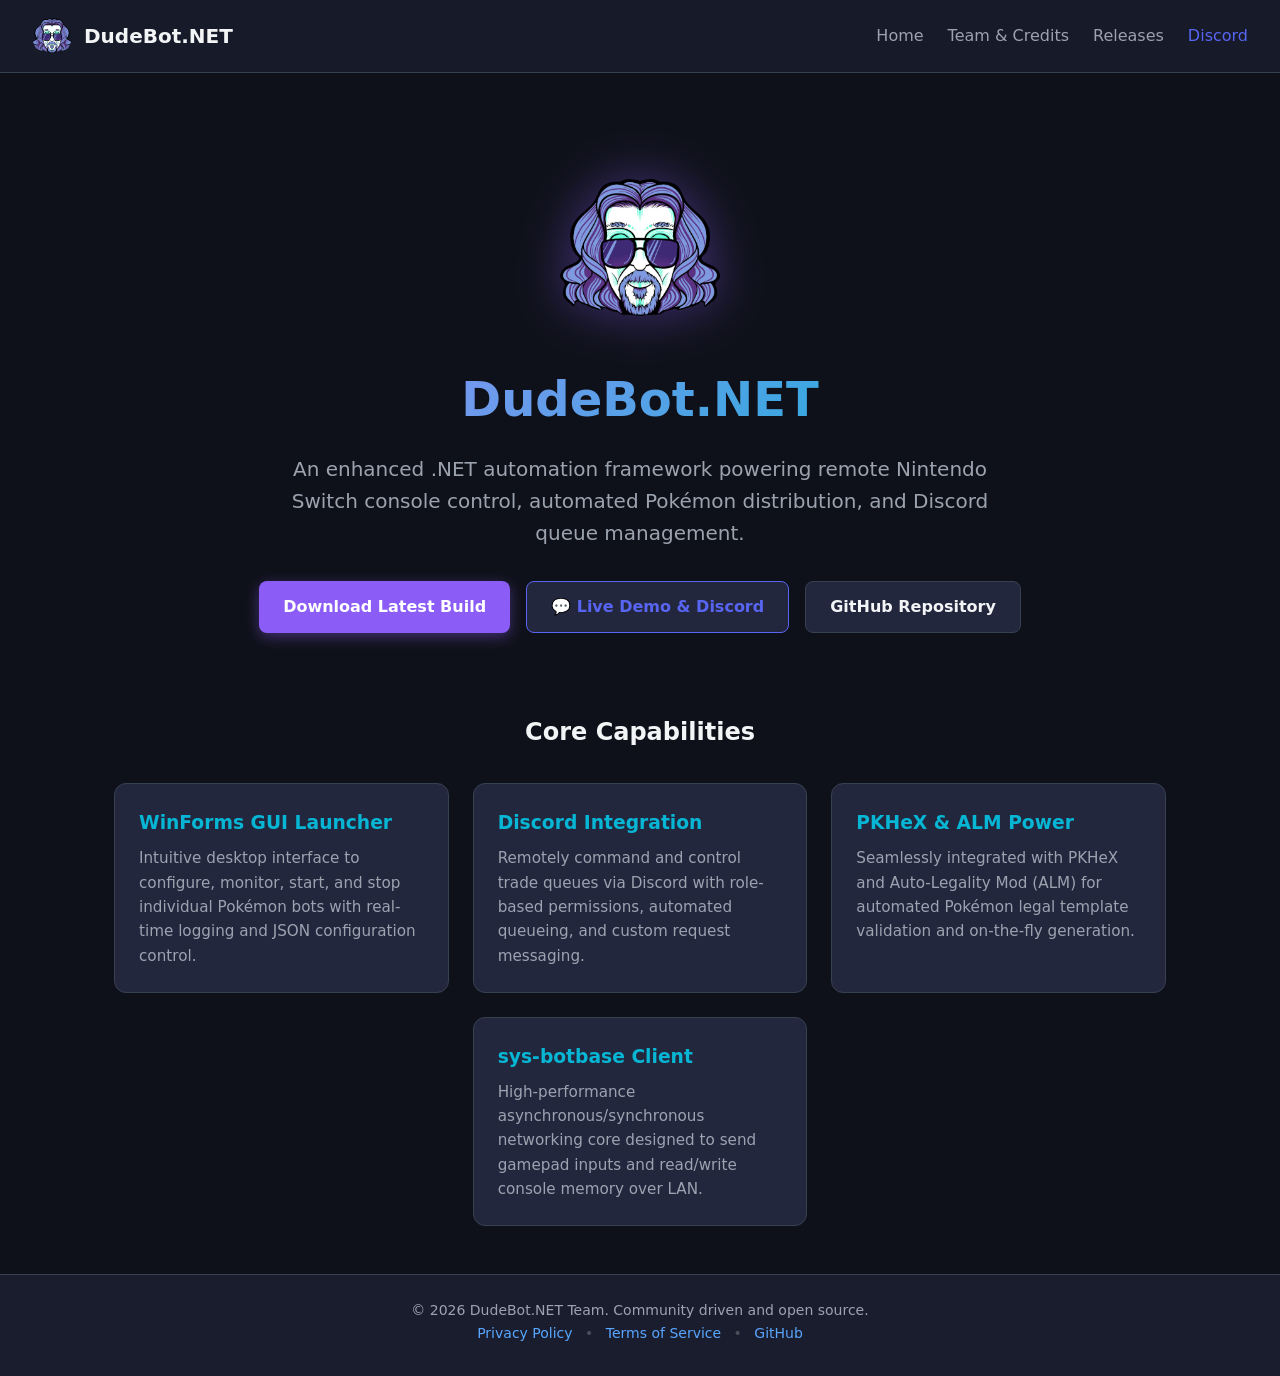
<file: docs/index.html>
<!DOCTYPE html>
<html lang="en">
<head>
    <link rel="icon" type="image/png" href="img/logo.png">
    <meta charset="UTF-8">
    <meta name="viewport" content="width=device-width, initial-scale=1.0">
    <title>DudeBot.NET - Advanced Automation Framework</title>
    <link rel="stylesheet" href="styles/styles.css">
    <meta name="description" content="DudeBot.NET is a SysBot.NET fork for remote-control automation on Nintendo Switch. Download, set up, and configure custom automation bots easily.">
    <link rel="canonical" href="https://dudebot.net/">
    
    <!-- Open Graph / Social Media -->
    <meta property="og:type" content="website">
    <meta property="og:url" content="https://dudebot.net/">
    <meta property="og:site_name" content="DudeBot.NET">
    <meta property="og:title" content="DudeBot.NET - Switch Automation Framework">
    <meta property="og:description" content="Open-source automation and bot framework for Nintendo Switch consoles.">
    <meta property="og:image" content="https://dudebot.net/img/logo.png">

<!-- Schema.org Software Markup -->
  <script type="application/ld+json">
  {
    "@context": "https://schema.org",
    "@type": "SoftwareApplication",
    "name": "DudeBot.NET",
    "operatingSystem": "Windows 10, Windows 11",
    "applicationCategory": "UtilitiesApplication",
    "offers": {
      "@type": "Offer",
      "price": "0",
      "priceCurrency": "USD"
    }
  }
  </script>
</head>
<body>

    <header>
        <a href="index.html" class="brand">
            <img src="img/logo.png" alt="DudeBot Logo">
            <span>DudeBot.NET</span>
        </a>
		<nav>
			<ul>
				<li><a href="index.html">Home</a></li>
				<li><a href="team.html">Team & Credits</a></li>
				<li><a href="downloads.html">Releases</a></li>
				<li><a href="https://discord.gg/inlinkwetrust" target="_blank" style="color: #5865F2;">Discord</a></li>
			</ul>
		</nav>
    </header>

    <main>
        <section class="hero">
            <img src="img/logo.png" alt="DudeBot Logo" class="logo-large">
            <h1>DudeBot.NET</h1>
            <p>An enhanced .NET automation framework powering remote Nintendo Switch console control, automated Pokémon distribution, and Discord queue management.</p>
			<div class="btn-group">
				<a href="downloads.html" class="btn btn-primary">Download Latest Build</a>
				<a href="https://discord.gg/inlinkwetrust" target="_blank" class="btn btn-secondary" style="border-color: #5865F2; color: #5865F2;">
					💬 Live Demo & Discord
				</a>
				<a href="https://github.com/Havokx89/DudeBot.NET" target="_blank" class="btn btn-secondary">GitHub Repository</a>
			</div>
        </section>

        <section>
            <h2 style="text-align: center; margin-top: 2rem;">Core Capabilities</h2>
            <div class="grid">
                <div class="card">
                    <h3>WinForms GUI Launcher</h3>
                    <p>Intuitive desktop interface to configure, monitor, start, and stop individual Pokémon bots with real-time logging and JSON configuration control.</p>
                </div>
                <div class="card">
                    <h3>Discord Integration</h3>
                    <p>Remotely command and control trade queues via Discord with role-based permissions, automated queueing, and custom request messaging.</p>
                </div>
                <div class="card">
                    <h3>PKHeX & ALM Power</h3>
                    <p>Seamlessly integrated with PKHeX and Auto-Legality Mod (ALM) for automated Pokémon legal template validation and on-the-fly generation.</p>
                </div>
                <div class="card card-center">
                    <h3>sys-botbase Client</h3>
                    <p>High-performance asynchronous/synchronous networking core designed to send gamepad inputs and read/write console memory over LAN.</p>
                </div>
            </div>
        </section>
    </main>

    <footer>
        <p>&copy; 2026 DudeBot.NET Team. Community driven and open source.</p>
		<p class="footer-links">
			<a href="privacy.html">Privacy Policy</a>
			<span class="divider">•</span>
			<a href="terms.html">Terms of Service</a>
			<span class="divider">•</span>
			<a href="https://github.com/Havokx89/DudeBot.NET" target="_blank" rel="noopener">GitHub</a>
		</p>
    </footer>

</body>
</html>
</file>
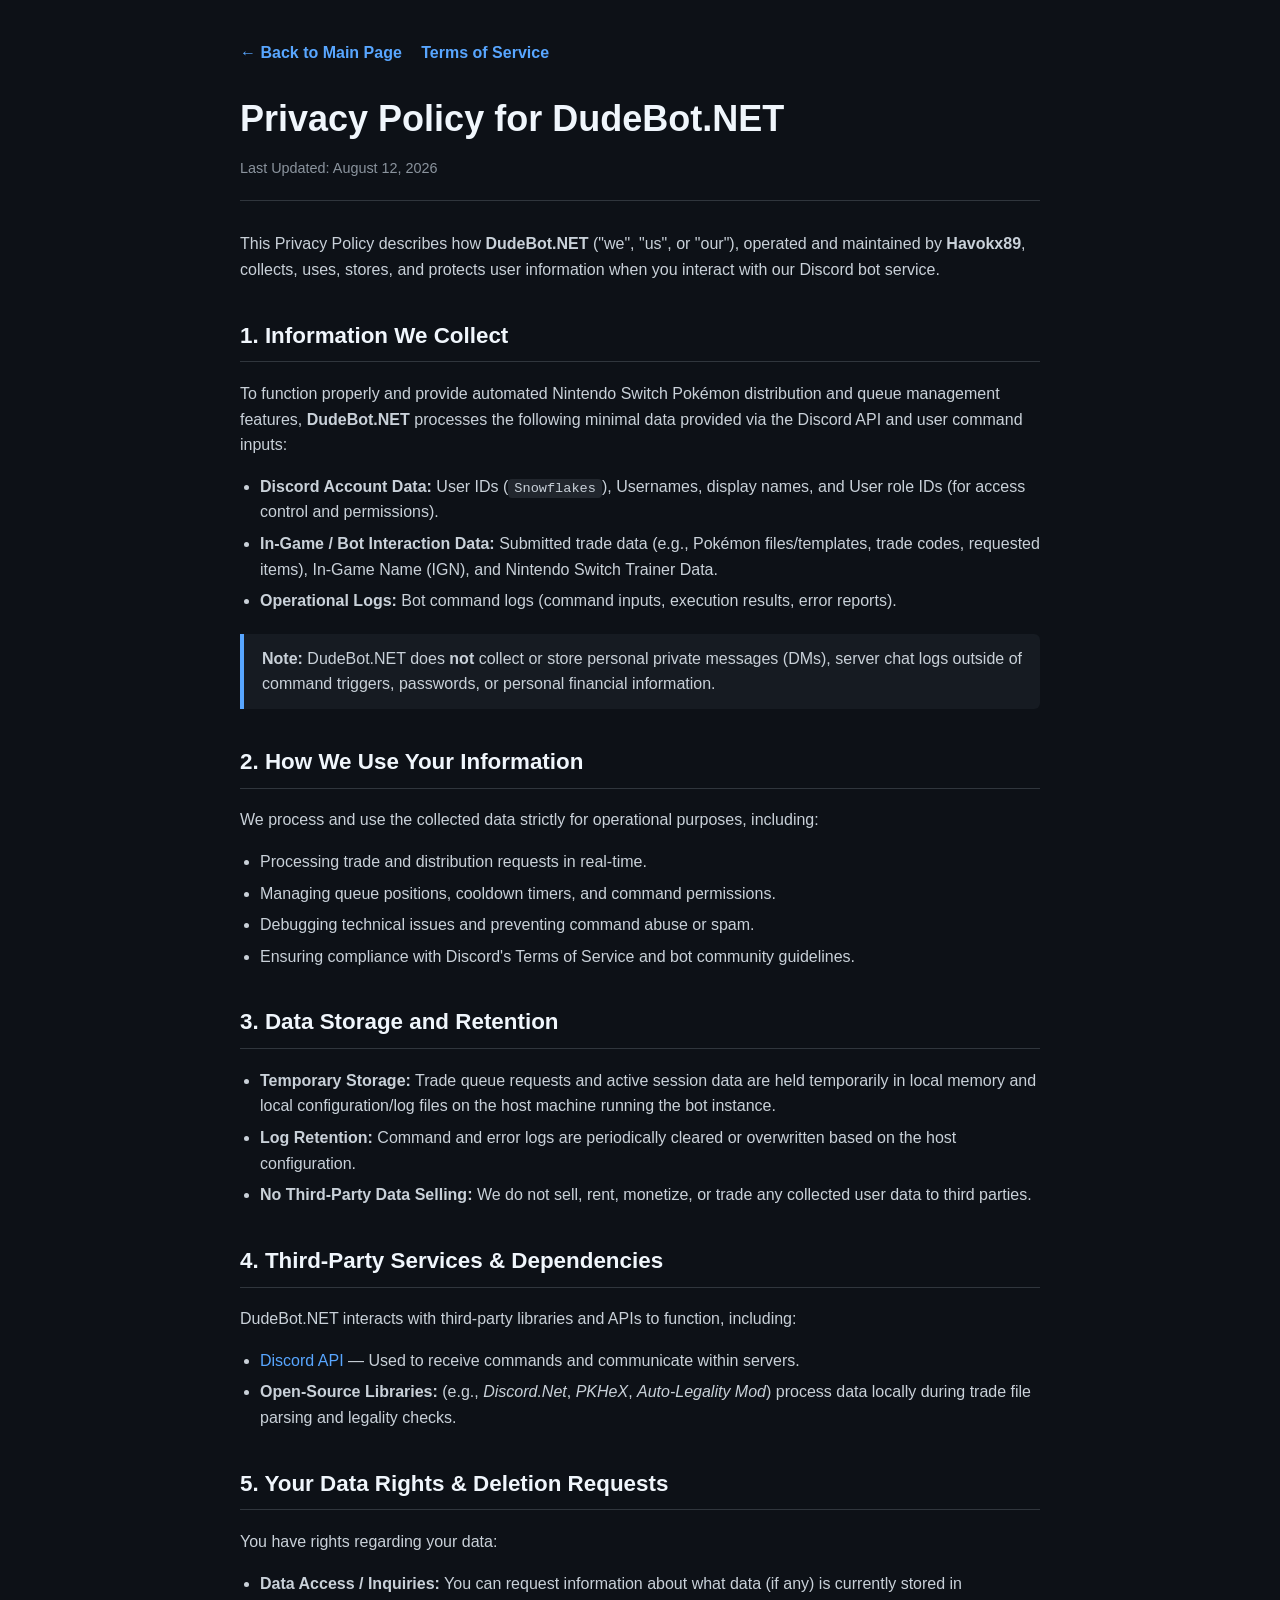
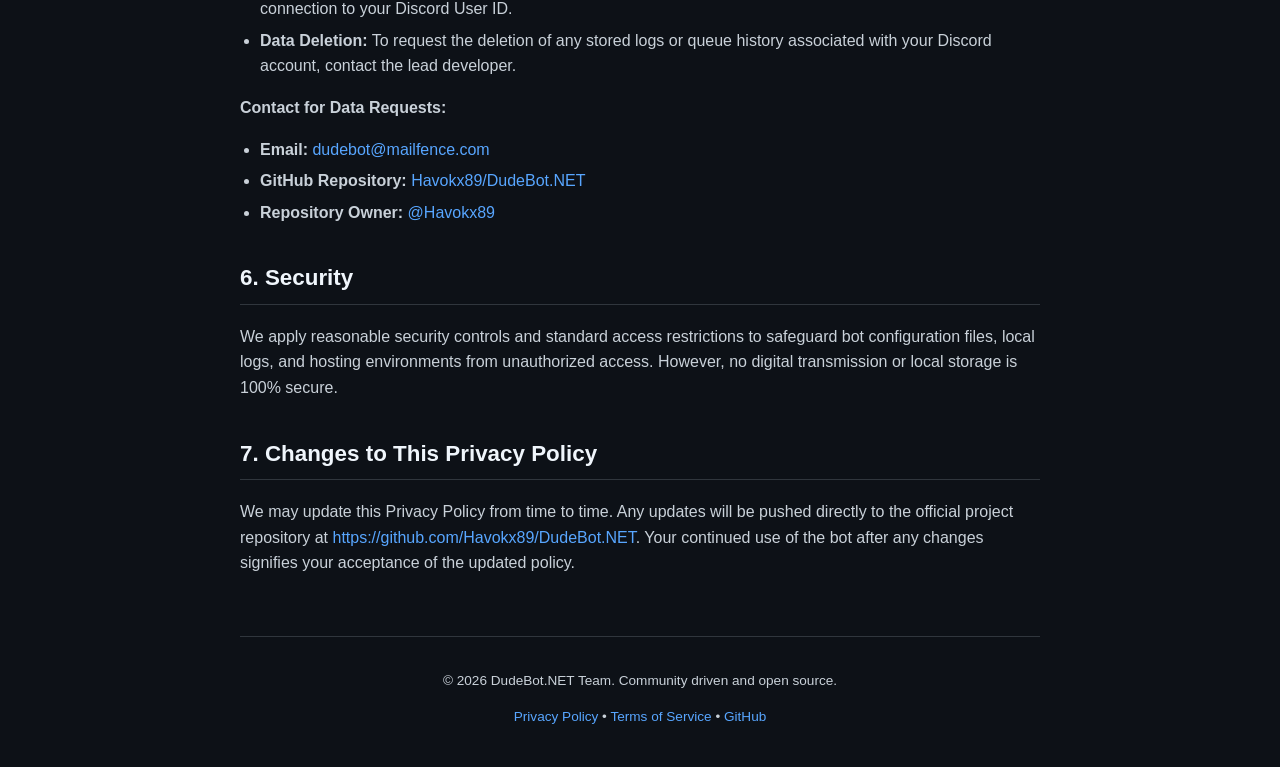
<file: docs/privacy.html>
<!DOCTYPE html>
<html lang="en">
<head>
  <meta charset="UTF-8">
  <meta name="viewport" content="width=device-width, initial-scale=1.0">
  <title>Privacy Policy - DudeBot.NET</title>
  <style>
    :root {
      --bg-color: #0d1117;
      --card-bg: #161b22;
      --border-color: #30363d;
      --text-main: #c9d1d9;
      --text-heading: #f0f6fc;
      --accent-color: #58a6ff;
      --accent-hover: #1f6feb;
      --code-bg: #21262d;
    }

    body {
      font-family: -apple-system, BlinkMacSystemFont, "Segoe UI", Roboto, Helvetica, Arial, sans-serif;
      background-color: var(--bg-color);
      color: var(--text-main);
      line-height: 1.6;
      margin: 0;
      padding: 0;
    }

    .container {
      max-width: 800px;
      margin: 40px auto;
      padding: 0 20px;
    }

    header {
      border-bottom: 1px solid var(--border-color);
      padding-bottom: 20px;
      margin-bottom: 30px;
    }

    h1 {
      color: var(--text-heading);
      font-size: 2.25rem;
      margin-bottom: 10px;
    }

    .meta-info {
      color: #8b949e;
      font-size: 0.9rem;
    }

    h2 {
      color: var(--text-heading);
      font-size: 1.4rem;
      border-bottom: 1px solid var(--border-color);
      padding-bottom: 8px;
      margin-top: 35px;
    }

    p, li {
      color: var(--text-main);
    }

    ul {
      padding-left: 20px;
    }

    li {
      margin-bottom: 6px;
    }

    a {
      color: var(--accent-color);
      text-decoration: none;
    }

    a:hover {
      text-decoration: underline;
    }

    blockquote {
      background-color: var(--card-bg);
      border-left: 4px solid var(--accent-color);
      margin: 20px 0;
      padding: 12px 18px;
      border-radius: 0 6px 6px 0;
    }

    code {
      background-color: var(--code-bg);
      padding: 2px 6px;
      border-radius: 4px;
      font-family: SFMono-Regular, Consolas, "Liberation Mono", Menlo, monospace;
      font-size: 0.85em;
    }

    .nav-links {
      margin-bottom: 20px;
    }

    .nav-links a {
      margin-right: 15px;
      font-weight: 600;
    }

    footer {
      margin-top: 60px;
      padding-top: 20px;
      border-top: 1px solid var(--border-color);
      text-align: center;
      font-size: 0.85rem;
      color: #8b949e;
    }
  </style>
</head>
<body>

  <div class="container">
    <div class="nav-links">
      <a href="index.html">← Back to Main Page</a>
      <a href="terms.html">Terms of Service</a>
    </div>

    <header>
      <h1>Privacy Policy for DudeBot.NET</h1>
      <div class="meta-info">Last Updated: August 12, 2026</div>
    </header>

    <main>
      <p>This Privacy Policy describes how <strong>DudeBot.NET</strong> ("we", "us", or "our"), operated and maintained by <strong>Havokx89</strong>, collects, uses, stores, and protects user information when you interact with our Discord bot service.</p>

      <h2>1. Information We Collect</h2>
      <p>To function properly and provide automated Nintendo Switch Pokémon distribution and queue management features, <strong>DudeBot.NET</strong> processes the following minimal data provided via the Discord API and user command inputs:</p>
      <ul>
        <li><strong>Discord Account Data:</strong> User IDs (<code>Snowflakes</code>), Usernames, display names, and User role IDs (for access control and permissions).</li>
        <li><strong>In-Game / Bot Interaction Data:</strong> Submitted trade data (e.g., Pokémon files/templates, trade codes, requested items), In-Game Name (IGN), and Nintendo Switch Trainer Data.</li>
        <li><strong>Operational Logs:</strong> Bot command logs (command inputs, execution results, error reports).</li>
      </ul>

      <blockquote>
        <strong>Note:</strong> DudeBot.NET does <strong>not</strong> collect or store personal private messages (DMs), server chat logs outside of command triggers, passwords, or personal financial information.
      </blockquote>

      <h2>2. How We Use Your Information</h2>
      <p>We process and use the collected data strictly for operational purposes, including:</p>
      <ul>
        <li>Processing trade and distribution requests in real-time.</li>
        <li>Managing queue positions, cooldown timers, and command permissions.</li>
        <li>Debugging technical issues and preventing command abuse or spam.</li>
        <li>Ensuring compliance with Discord's Terms of Service and bot community guidelines.</li>
      </ul>

      <h2>3. Data Storage and Retention</h2>
      <ul>
        <li><strong>Temporary Storage:</strong> Trade queue requests and active session data are held temporarily in local memory and local configuration/log files on the host machine running the bot instance.</li>
        <li><strong>Log Retention:</strong> Command and error logs are periodically cleared or overwritten based on the host configuration.</li>
        <li><strong>No Third-Party Data Selling:</strong> We do not sell, rent, monetize, or trade any collected user data to third parties.</li>
      </ul>

      <h2>4. Third-Party Services & Dependencies</h2>
      <p>DudeBot.NET interacts with third-party libraries and APIs to function, including:</p>
      <ul>
        <li><a href="https://discord.com/privacy" target="_blank" rel="noopener">Discord API</a> — Used to receive commands and communicate within servers.</li>
        <li><strong>Open-Source Libraries:</strong> (e.g., <em>Discord.Net</em>, <em>PKHeX</em>, <em>Auto-Legality Mod</em>) process data locally during trade file parsing and legality checks.</li>
      </ul>

      <h2>5. Your Data Rights & Deletion Requests</h2>
      <p>You have rights regarding your data:</p>
      <ul>
        <li><strong>Data Access / Inquiries:</strong> You can request information about what data (if any) is currently stored in connection to your Discord User ID.</li>
        <li><strong>Data Deletion:</strong> To request the deletion of any stored logs or queue history associated with your Discord account, contact the lead developer.</li>
      </ul>

      <p><strong>Contact for Data Requests:</strong></p>
      <ul>
        <li><strong>Email:</strong> <a href="mailto:dudebot@mailfence.com">dudebot@mailfence.com</a></li>
        <li><strong>GitHub Repository:</strong> <a href="https://github.com/Havokx89/DudeBot.NET" target="_blank" rel="noopener">Havokx89/DudeBot.NET</a></li>
        <li><strong>Repository Owner:</strong> <a href="https://github.com/Havokx89" target="_blank" rel="noopener">@Havokx89</a></li>
      </ul>

      <h2>6. Security</h2>
      <p>We apply reasonable security controls and standard access restrictions to safeguard bot configuration files, local logs, and hosting environments from unauthorized access. However, no digital transmission or local storage is 100% secure.</p>

      <h2>7. Changes to This Privacy Policy</h2>
      <p>We may update this Privacy Policy from time to time. Any updates will be pushed directly to the official project repository at <a href="https://github.com/Havokx89/DudeBot.NET" target="_blank" rel="noopener">https://github.com/Havokx89/DudeBot.NET</a>. Your continued use of the bot after any changes signifies your acceptance of the updated policy.</p>
    </main>

    <footer>
        <p>&copy; 2026 DudeBot.NET Team. Community driven and open source.</p>
		<p class="footer-links">
			<a href="privacy.html">Privacy Policy</a>
			<span class="divider">•</span>
			<a href="terms.html">Terms of Service</a>
			<span class="divider">•</span>
			<a href="https://github.com/Havokx89/DudeBot.NET" target="_blank" rel="noopener">GitHub</a>
		</p>
    </footer>
  </div>

</body>
</html>
</file>
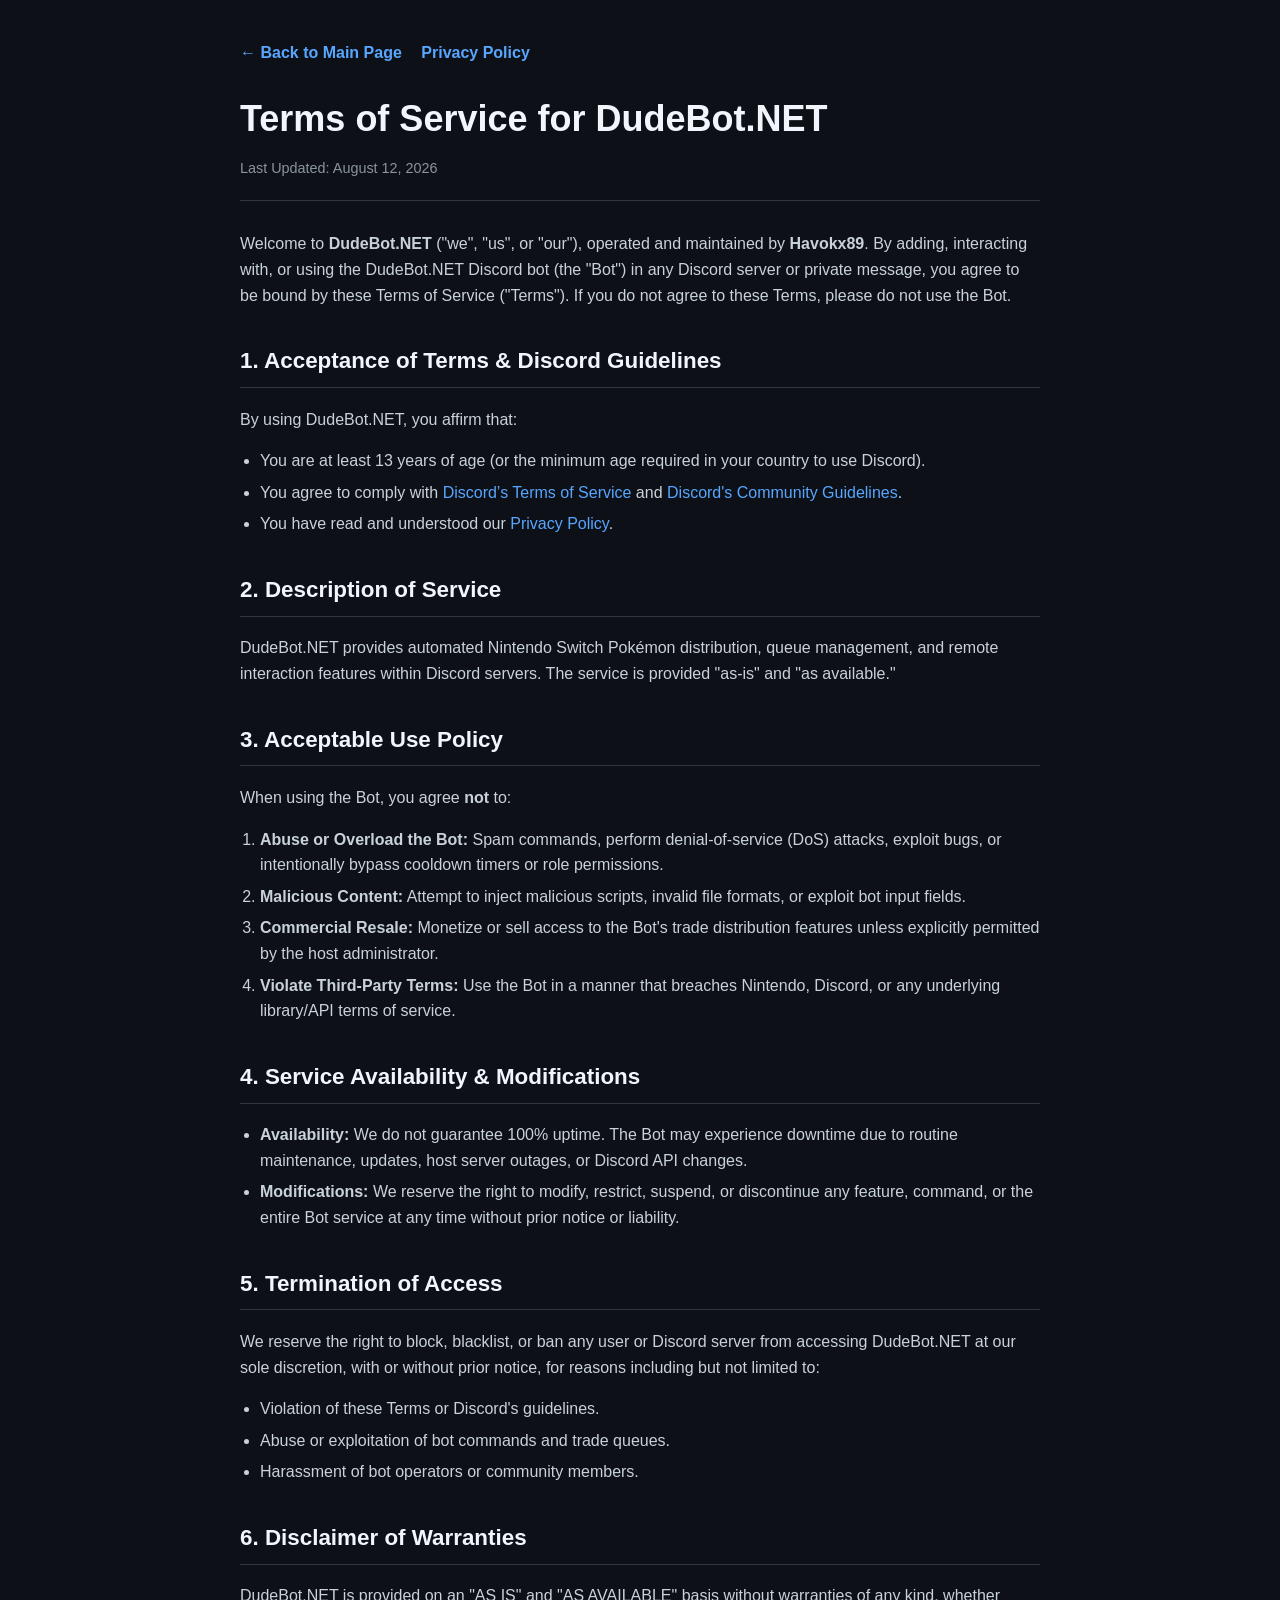
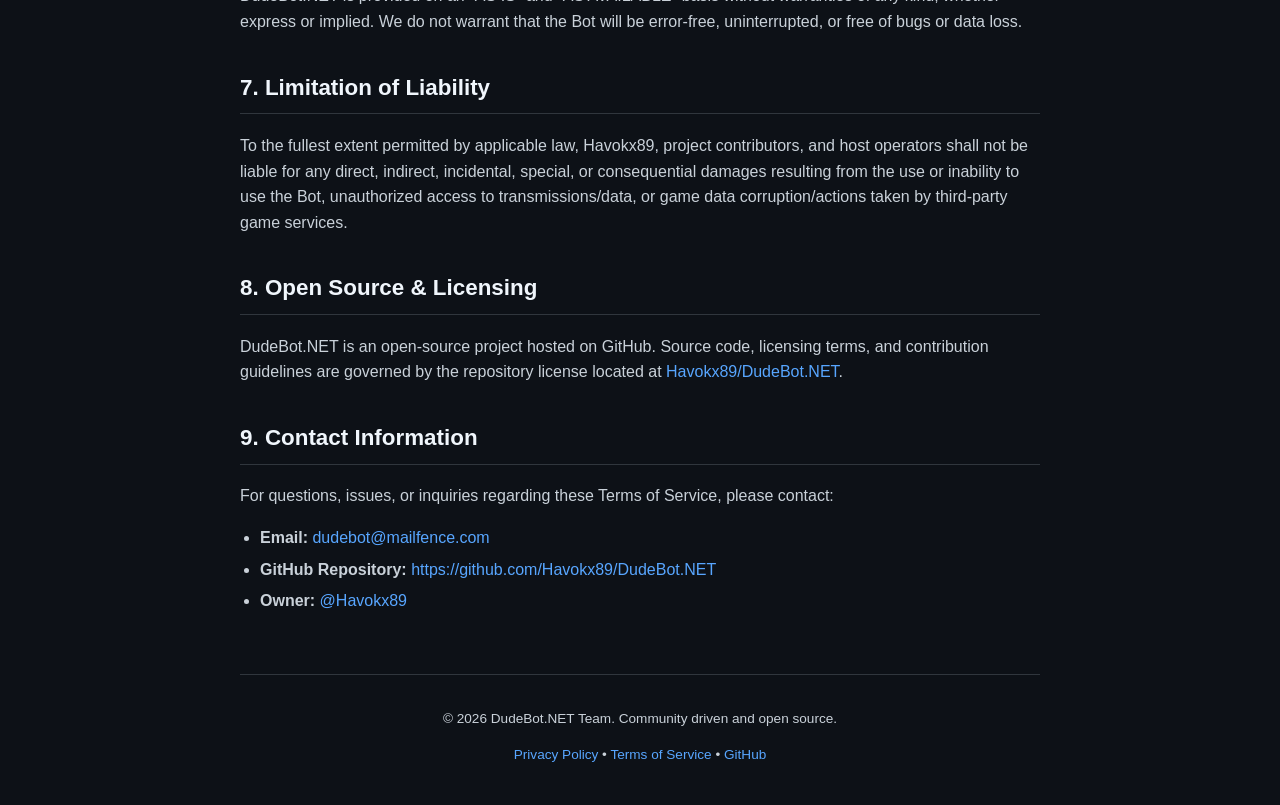
<file: docs/terms.html>
<!DOCTYPE html>
<html lang="en">
<head>
  <meta charset="UTF-8">
  <meta name="viewport" content="width=device-width, initial-scale=1.0">
  <title>Terms of Service - DudeBot.NET</title>
  <style>
    :root {
      --bg-color: #0d1117;
      --card-bg: #161b22;
      --border-color: #30363d;
      --text-main: #c9d1d9;
      --text-heading: #f0f6fc;
      --accent-color: #58a6ff;
      --accent-hover: #1f6feb;
      --code-bg: #21262d;
    }

    body {
      font-family: -apple-system, BlinkMacSystemFont, "Segoe UI", Roboto, Helvetica, Arial, sans-serif;
      background-color: var(--bg-color);
      color: var(--text-main);
      line-height: 1.6;
      margin: 0;
      padding: 0;
    }

    .container {
      max-width: 800px;
      margin: 40px auto;
      padding: 0 20px;
    }

    header {
      border-bottom: 1px solid var(--border-color);
      padding-bottom: 20px;
      margin-bottom: 30px;
    }

    h1 {
      color: var(--text-heading);
      font-size: 2.25rem;
      margin-bottom: 10px;
    }

    .meta-info {
      color: #8b949e;
      font-size: 0.9rem;
    }

    h2 {
      color: var(--text-heading);
      font-size: 1.4rem;
      border-bottom: 1px solid var(--border-color);
      padding-bottom: 8px;
      margin-top: 35px;
    }

    p, li {
      color: var(--text-main);
    }

    ul, ol {
      padding-left: 20px;
    }

    li {
      margin-bottom: 6px;
    }

    a {
      color: var(--accent-color);
      text-decoration: none;
    }

    a:hover {
      text-decoration: underline;
    }

    .nav-links {
      margin-bottom: 20px;
    }

    .nav-links a {
      margin-right: 15px;
      font-weight: 600;
    }

    footer {
      margin-top: 60px;
      padding-top: 20px;
      border-top: 1px solid var(--border-color);
      text-align: center;
      font-size: 0.85rem;
      color: #8b949e;
    }
  </style>
</head>
<body>

  <div class="container">
    <div class="nav-links">
      <a href="index.html">← Back to Main Page</a>
      <a href="privacy.html">Privacy Policy</a>
    </div>

    <header>
      <h1>Terms of Service for DudeBot.NET</h1>
      <div class="meta-info">Last Updated: August 12, 2026</div>
    </header>

    <main>
      <p>Welcome to <strong>DudeBot.NET</strong> ("we", "us", or "our"), operated and maintained by <strong>Havokx89</strong>. By adding, interacting with, or using the DudeBot.NET Discord bot (the "Bot") in any Discord server or private message, you agree to be bound by these Terms of Service ("Terms"). If you do not agree to these Terms, please do not use the Bot.</p>

      <h2>1. Acceptance of Terms & Discord Guidelines</h2>
      <p>By using DudeBot.NET, you affirm that:</p>
      <ul>
        <li>You are at least 13 years of age (or the minimum age required in your country to use Discord).</li>
        <li>You agree to comply with <a href="https://discord.com/terms" target="_blank" rel="noopener">Discord’s Terms of Service</a> and <a href="https://discord.com/guidelines" target="_blank" rel="noopener">Discord's Community Guidelines</a>.</li>
        <li>You have read and understood our <a href="privacy.html">Privacy Policy</a>.</li>
      </ul>

      <h2>2. Description of Service</h2>
      <p>DudeBot.NET provides automated Nintendo Switch Pokémon distribution, queue management, and remote interaction features within Discord servers. The service is provided "as-is" and "as available."</p>

      <h2>3. Acceptable Use Policy</h2>
      <p>When using the Bot, you agree <strong>not</strong> to:</p>
      <ol>
        <li><strong>Abuse or Overload the Bot:</strong> Spam commands, perform denial-of-service (DoS) attacks, exploit bugs, or intentionally bypass cooldown timers or role permissions.</li>
        <li><strong>Malicious Content:</strong> Attempt to inject malicious scripts, invalid file formats, or exploit bot input fields.</li>
        <li><strong>Commercial Resale:</strong> Monetize or sell access to the Bot's trade distribution features unless explicitly permitted by the host administrator.</li>
        <li><strong>Violate Third-Party Terms:</strong> Use the Bot in a manner that breaches Nintendo, Discord, or any underlying library/API terms of service.</li>
      </ol>

      <h2>4. Service Availability & Modifications</h2>
      <ul>
        <li><strong>Availability:</strong> We do not guarantee 100% uptime. The Bot may experience downtime due to routine maintenance, updates, host server outages, or Discord API changes.</li>
        <li><strong>Modifications:</strong> We reserve the right to modify, restrict, suspend, or discontinue any feature, command, or the entire Bot service at any time without prior notice or liability.</li>
      </ul>

      <h2>5. Termination of Access</h2>
      <p>We reserve the right to block, blacklist, or ban any user or Discord server from accessing DudeBot.NET at our sole discretion, with or without prior notice, for reasons including but not limited to:</p>
      <ul>
        <li>Violation of these Terms or Discord's guidelines.</li>
        <li>Abuse or exploitation of bot commands and trade queues.</li>
        <li>Harassment of bot operators or community members.</li>
      </ul>

      <h2>6. Disclaimer of Warranties</h2>
      <p>DudeBot.NET is provided on an "AS IS" and "AS AVAILABLE" basis without warranties of any kind, whether express or implied. We do not warrant that the Bot will be error-free, uninterrupted, or free of bugs or data loss.</p>

      <h2>7. Limitation of Liability</h2>
      <p>To the fullest extent permitted by applicable law, Havokx89, project contributors, and host operators shall not be liable for any direct, indirect, incidental, special, or consequential damages resulting from the use or inability to use the Bot, unauthorized access to transmissions/data, or game data corruption/actions taken by third-party game services.</p>

      <h2>8. Open Source & Licensing</h2>
      <p>DudeBot.NET is an open-source project hosted on GitHub. Source code, licensing terms, and contribution guidelines are governed by the repository license located at <a href="https://github.com/Havokx89/DudeBot.NET" target="_blank" rel="noopener">Havokx89/DudeBot.NET</a>.</p>

      <h2>9. Contact Information</h2>
      <p>For questions, issues, or inquiries regarding these Terms of Service, please contact:</p>
      <ul>
        <li><strong>Email:</strong> <a href="mailto:dudebot@mailfence.com">dudebot@mailfence.com</a></li>
        <li><strong>GitHub Repository:</strong> <a href="https://github.com/Havokx89/DudeBot.NET" target="_blank" rel="noopener">https://github.com/Havokx89/DudeBot.NET</a></li>
        <li><strong>Owner:</strong> <a href="https://github.com/Havokx89" target="_blank" rel="noopener">@Havokx89</a></li>
      </ul>
    </main>

    <footer>
        <p>&copy; 2026 DudeBot.NET Team. Community driven and open source.</p>
		<p class="footer-links">
			<a href="privacy.html">Privacy Policy</a>
			<span class="divider">•</span>
			<a href="terms.html">Terms of Service</a>
			<span class="divider">•</span>
			<a href="https://github.com/Havokx89/DudeBot.NET" target="_blank" rel="noopener">GitHub</a>
		</p>
    </footer>
  </div>

</body>
</html>
</file>
<file: docs/styles/styles.css>
:root {
  --bg-primary: #0f111a;
  --bg-secondary: #1a1d2e;
  --bg-card: #23273e;
  --accent-purple: #8b5cf6;
  --accent-purple-glow: rgba(139, 92, 246, 0.4);
  --accent-cyan: #06b6d4;
  --text-main: #f3f4f6;
  --text-muted: #9ca3af;
  --border-color: #374151;
  --warning-bg: rgba(239, 68, 68, 0.1);
  --warning-border: #ef4444;
}

* {
  box-sizing: border-box;
  margin: 0;
  padding: 0;
  font-family: 'Segoe UI', system-ui, -apple-system, sans-serif;
}

body {
  background-color: var(--bg-primary);
  color: var(--text-main);
  line-height: 1.6;
  min-height: 100vh;
  display: flex;
  flex-direction: column;
}

/* Header & Nav */
header {
  background: rgba(26, 29, 46, 0.8);
  backdrop-filter: blur(10px);
  border-bottom: 1px solid var(--border-color);
  position: sticky;
  top: 0;
  z-index: 100;
  padding: 1rem 2rem;
  display: flex;
  justify-content: space-between;
  align-items: center;
}

.brand {
  display: flex;
  align-items: center;
  gap: 0.75rem;
  text-decoration: none;
  color: var(--text-main);
  font-weight: 700;
  font-size: 1.25rem;
}

.brand img {
  width: 40px;
  height: 40px;
  border-radius: 50%;
}

nav ul {
  display: flex;
  list-style: none;
  gap: 1.5rem;
}

nav a {
  color: var(--text-muted);
  text-decoration: none;
  font-weight: 500;
  transition: color 0.2s;
}

nav a:hover, nav a.active {
  color: var(--accent-cyan);
}

/* Main Layout */
main {
  max-width: 1100px;
  margin: 0 auto;
  padding: 3rem 1.5rem;
  flex: 1;
  width: 100%;
}

/* Hero Section */
.hero {
  text-align: center;
  padding: 3rem 1rem;
}

.hero img.logo-large {
  width: 160px;
  height: 160px;
  margin-bottom: 1.5rem;
  filter: drop-shadow(0 0 25px var(--accent-purple-glow));
}

.hero h1 {
  font-size: 3rem;
  margin-bottom: 1rem;
  background: linear-gradient(135deg, #a78bfa, var(--accent-cyan));
  -webkit-background-clip: text;
  -webkit-text-fill-color: transparent;
}

.hero p {
  font-size: 1.25rem;
  color: var(--text-muted);
  max-width: 700px;
  margin: 0 auto 2rem;
}

.btn-group {
  display: flex;
  gap: 1rem;
  justify-content: center;
  flex-wrap: wrap;
}

.btn {
  display: inline-flex;
  align-items: center;
  gap: 0.5rem;
  padding: 0.75rem 1.5rem;
  border-radius: 8px;
  font-weight: 600;
  text-decoration: none;
  transition: all 0.2s ease;
}

.btn-primary {
  background: var(--accent-purple);
  color: white;
  box-shadow: 0 4px 14px var(--accent-purple-glow);
}

.btn-primary:hover {
  transform: translateY(-2px);
  background: #7c3aed;
}

.btn-secondary {
  background: var(--bg-card);
  color: var(--text-main);
  border: 1px solid var(--border-color);
}

.btn-secondary:hover {
  border-color: var(--accent-cyan);
  color: var(--accent-cyan);
}

/* Cards & Grid */
.grid {
  display: grid;
  grid-template-columns: repeat(auto-fit, minmax(300px, 1fr));
  gap: 1.5rem;
  margin-top: 2rem;
}

.card {
  background: var(--bg-card);
  border: 1px solid var(--border-color);
  border-radius: 12px;
  padding: 1.5rem;
  transition: transform 0.2s;
}

.card:hover {
  transform: translateY(-3px);
  border-color: var(--accent-purple);
}

.card h3 {
  color: var(--accent-cyan);
  margin-bottom: 0.5rem;
}

.card p {
  color: var(--text-muted);
  font-size: 0.95rem;
}
.grid .card-center {
    grid-column: 2; /* Places the card in the middle column of a 3-column grid */
}

.dev-card {
  display: flex;
  align-items: center;
  gap: 1rem;
}

.dev-card img {
  width: 60px;
  height: 60px;
  border-radius: 50%;
  border: 2px solid var(--accent-purple);
}

/* Callout Box */
.warning-box {
  background: var(--warning-bg);
  border-left: 4px solid var(--warning-border);
  padding: 1.25rem 1.5rem;
  border-radius: 0 8px 8px 0;
  margin: 2.5rem 0;
}

.warning-box h4 {
  color: #f87171;
  margin-bottom: 0.5rem;
}

.warning-box p {
  color: #fca5a5;
  font-size: 0.95rem;
}

.warning-box a {
  color: #fff;
  text-decoration: underline;
}

/* Release List */
.release-item {
  background: var(--bg-card);
  border: 1px solid var(--border-color);
  border-radius: 12px;
  padding: 1.5rem;
  margin-bottom: 1.5rem;
}

.release-header {
  display: flex;
  justify-content: space-between;
  align-items: center;
  margin-bottom: 1rem;
  flex-wrap: wrap;
  gap: 0.5rem;
}

.tag {
  background: var(--accent-purple);
  color: white;
  padding: 0.25rem 0.75rem;
  border-radius: 20px;
  font-size: 0.85rem;
  font-weight: bold;
}

.release-date {
  color: var(--text-muted);
  font-size: 0.85rem;
}

/* Footer */
footer {
  background: var(--bg-secondary);
  border-top: 1px solid var(--border-color);
  text-align: center;
  padding: 1.5rem;
  color: var(--text-muted);
  font-size: 0.875rem;
  margin-top: auto;
}
.footer-links {
  margin-bottom: 8px;
}

.footer-links a {
  color: #58a6ff;
  text-decoration: none;
  font-weight: 500;
}

.footer-links a:hover {
  text-decoration: underline;
}

.footer-links .divider {
  margin: 0 8px;
  color: #484f58;
}
</file>
